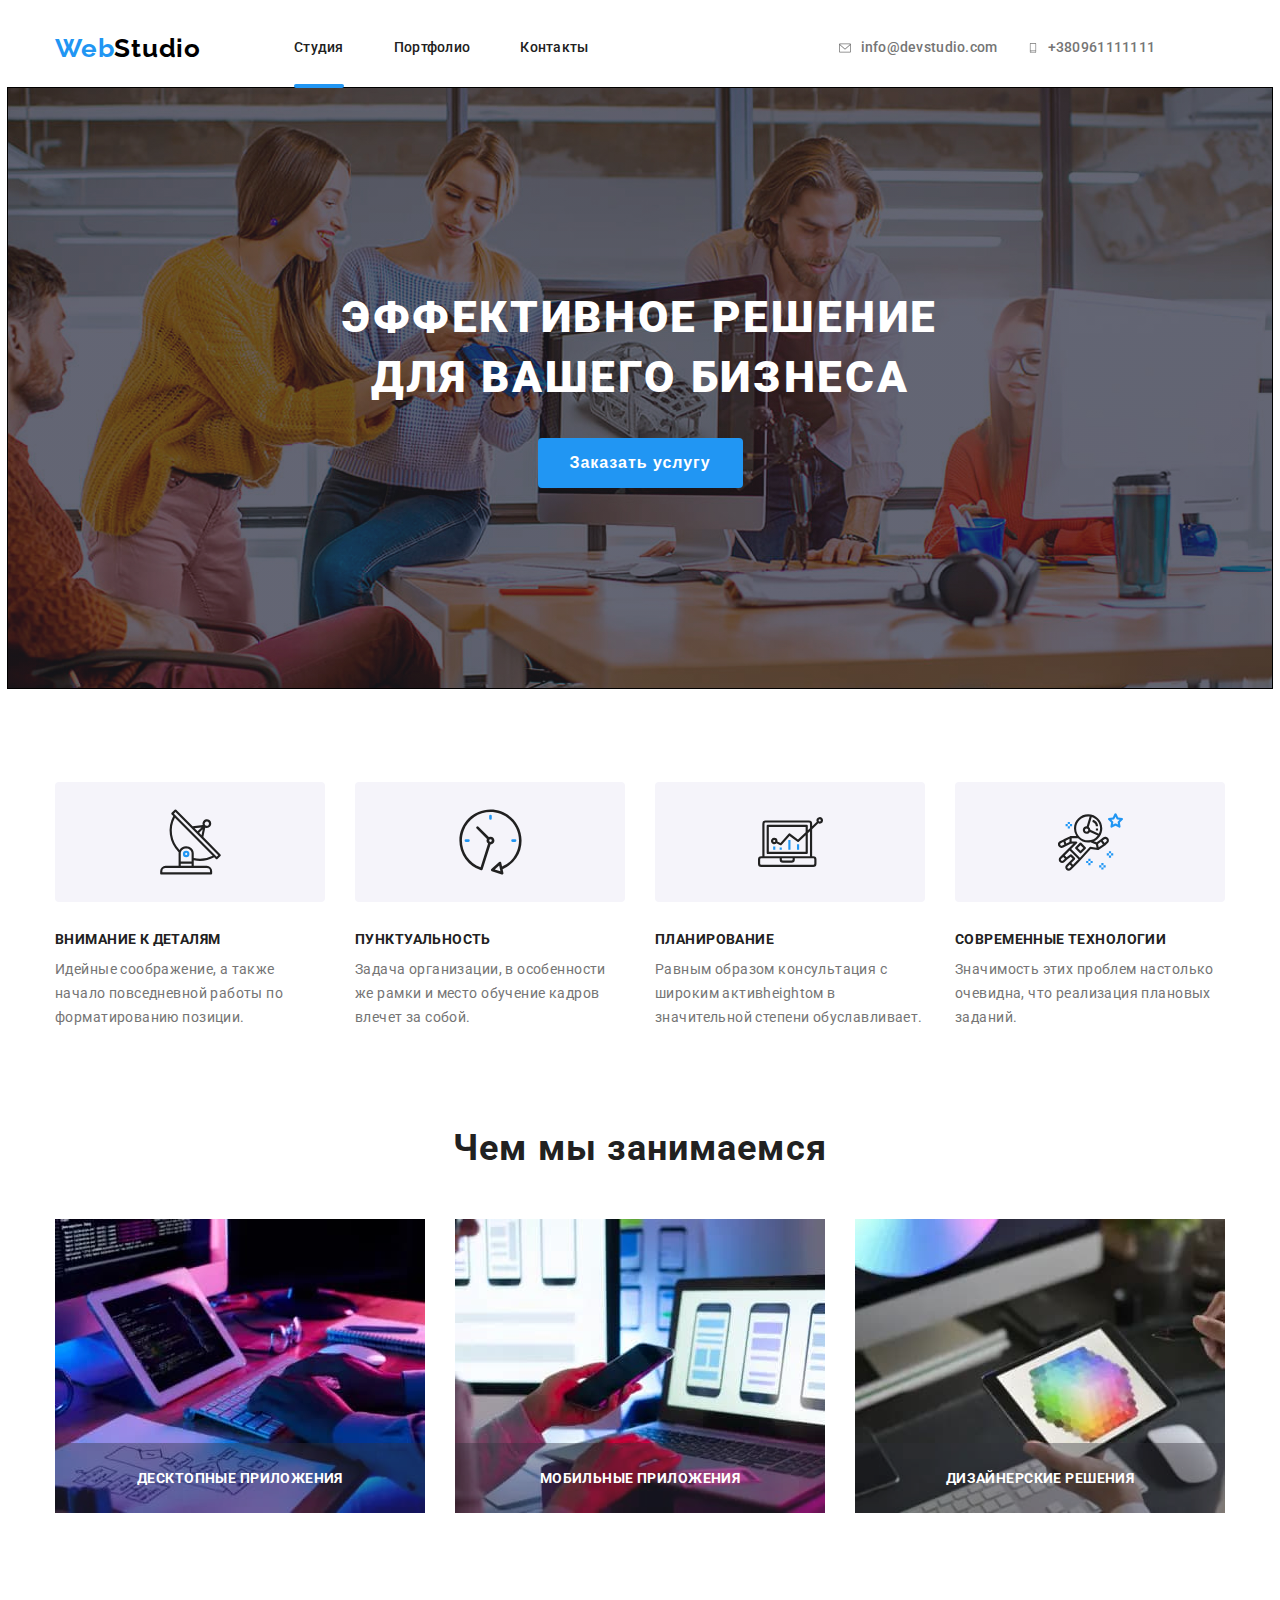
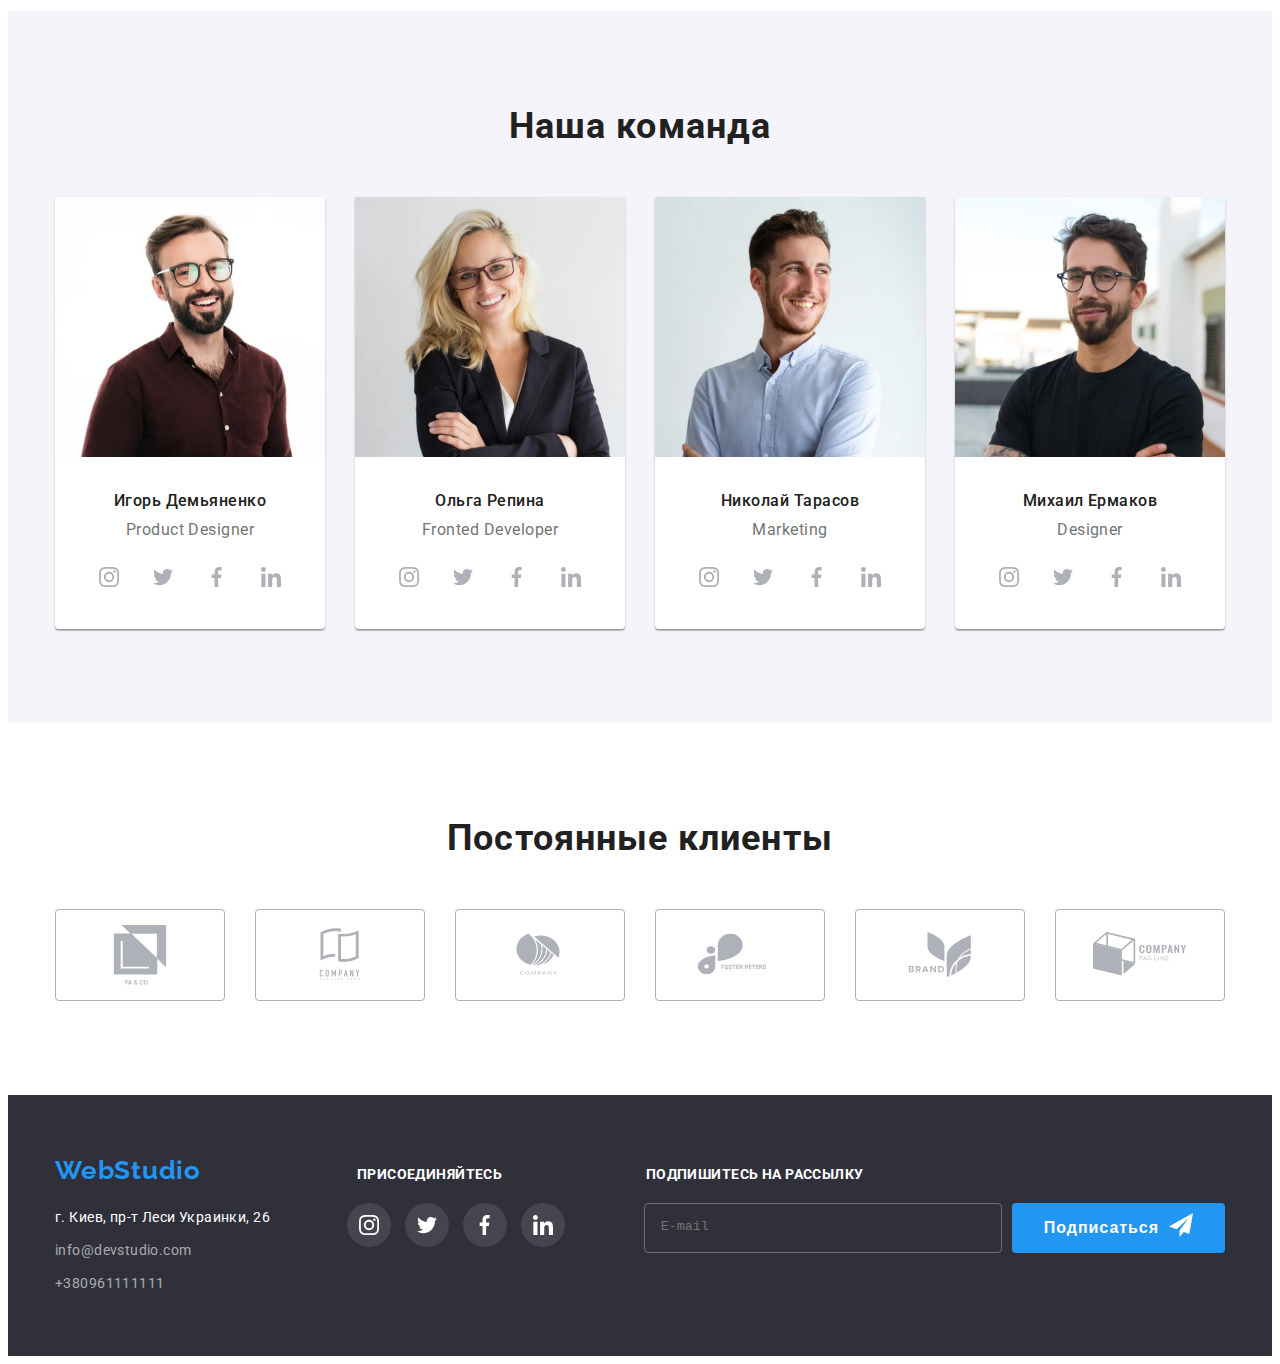
<file: index.html>
<!DOCTYPE html>
<html lang="ru">

<head>
    <meta charset="UTF-8" />
    <meta http-equiv="X-UA-Compatible" content="IE=edge" />
    <meta name="viewport" content="width=device-width, initial-scale=1.0" />
    <title>WebStudio</title>
    <link rel="stylesheet" href="https://cdnjs.cloudflare.com/ajax/libs/modern-normalize/1.1.0/modern-normalize.min.css"
        integrity="sha512-wpPYUAdjBVSE4KJnH1VR1HeZfpl1ub8YT/NKx4PuQ5NmX2tKuGu6U/JRp5y+Y8XG2tV+wKQpNHVUX03MfMFn9Q=="
        crossorigin="anonymous" referrerpolicy="no-referrer" />
    <link rel="stylesheet" href="./css/styles.css">
    <link rel="preconnect" href="https://fonts.googleapis.com">
    <link rel="preconnect" href="https://fonts.gstatic.com" crossorigin>
    <link
        href="https://fonts.googleapis.com/css2?family=Montserrat:wght@400;700&family=Roboto:wght@400;500;700;900&display=swap"
        rel="stylesheet">
    <link
        href="https://fonts.googleapis.com/css2?family=Montserrat:wght@400;700&family=Raleway:wght@700&family=Roboto:wght@400;500;700;900&display=swap"
        rel="stylesheet">
    <style>
        li {
            list-style-type: none;
        }
    </style>
</head>

<body>
    <!--Header-->
    <header class="container headr">

        <nav class="headr">
            <div class="headr-logo"><a href="./index.html" class="logo-web link">Web<span
                        class="logo-studio link">Studio</span></a></div>
            <ul class="headr-list">
                <li class="headr-items"><a href="./index.html" class="headr-link current link">Студия</a></li>
                <li class="headr-items"><a href="./portfolio.html" class="headr-link link">Портфолио</a></li>
                <li class="headr-items"><a href="" class="headr-link link">Контакты</a></li>
            </ul>

            <a href="mailto:info@devstudio.com" class="headr-contact link">
                <svg class="icon-contact" width="12" height="16">
                    <use href="./images/symbol-defs.svg#icon-envelope-hover"></use>
                </svg>info@devstudio.com</a>
            <a href="tel:+380961111111" class="headr-contact headr-phone link"><svg class="icon-contact" width="10"
                    height="16">
                    <use href="./images/symbol-defs.svg#icon-smartphone"></use>
                </svg>+380961111111</a>
        </nav>
    </header>
    <!--Main-->
    <main>
        <section class="section  main">
            <div class="container">
                <h1 class="main-h1">Эффективное решение для вашего бизнеса</h1>
                <button type="button" class="main-button" data-modal-open>Заказать услугу</button>
            </div>
        </section>
        <section class="section">
            <div class="container">
                <ul class="about-list">
                    <li class="about-items">
                        <div class=main-priority><svg class="main-pictures" width="65" height="170">
                                <use href="./images/symbol-defs.svg#icon-antenna"></use>
                            </svg></div>
                        <h3 class="main-h3">Внимание к деталям</h3>
                        <p class="main-paragraph">Идейные соображение, а также начало повседневной работы по
                            форматированию
                            позиции.</p>
                    </li>
                    <li class="about-items">
                        <div class=main-priority><svg class="main-pictures" width="65" height="70">
                                <use href="./images/symbol-defs.svg#icon-clock"></use>
                            </svg></div>
                        <h3 class="main-h3">Пунктуальность</h3>
                        <p class="main-paragraph">Задача организации, в особенности же рамки и место обучение кадров
                            влечет
                            за собой.</p>
                    </li>

                    <li class="about-items">
                        <div class=main-priority><svg class="main-pictures" width="65" heigth="70">
                                <use href="./images/symbol-defs.svg#icon-diagram"></use>
                            </svg></div>
                        <h3 class="main-h3">Планирование</h3>
                        <p class="main-paragraph">Равным образом консультация с широким активheightом в значительной
                            степени
                            обуславливает.</p>
                    </li>

                    <li class="about-items">
                        <div class=main-priority><svg class="main-pictures" width="65" height="70">
                                <use href="./images/symbol-defs.svg#icon-astronaut"></use>
                            </svg></div>
                        <h3 class="main-h3">Современные технологии</h3>
                        <p class="main-paragraph">Значимость этих проблем настолько очевидна, что реализация плановых
                            заданий.</p>
                    </li>
                </ul>
            </div>
        </section>
        <section class="section main-h2-none">
            <div class="container">
                <h2 class="main-h2">Чем мы занимаемся</h2>
                <ul class="pictures">
                    <li class="pictures-items"><img src="images/img_pc.jpg" width="370" height="294"
                            alt="картинка ПК" />
                        <div class="desct-offer">Десктопные приложения</div>
                    </li>
                    <li class="pictures-items"><img src="images/img_lap.jpg" width="370" height="294"
                            alt="картинка ноутбука" />
                        <div class="desct-offer">Мобильные приложения</div>
                    </li>
                    <li class="pictures-items"><img src="images/img_tablet.jpg" width="370" height="294"
                            alt="картинка планшета" />
                        <div class="desct-offer">Дизайнерские решения</div>
                    </li>
                </ul>
            </div>
        </section>
        <section class="section our-team">
            <div class="container">
                <h2 class="main-h2">Наша команда </h2>
                <ul class="team-list">
                    <li class="team-items"><img src="images/foto_dem.jpg" width="270" height="260"
                            alt="Фото Игоря Демьяненко" />
                        <div class="team-position">
                            <p class="team-name">Игорь Демьяненко</p>
                            <p class="position">Product Designer</p>
                            <ul class="social-list">
                                <li class="social-network"><a href="" class="network-link">
                                        <svg class="network-icon" width="20" height="20">
                                            <use href="./images/symbol-defs.svg#icon-instagram"></use>
                                        </svg>
                                    </a>
                                </li>
                                <li class="social-network"><a href="" class="network-link">
                                        <svg class="network-icon" width="20" height="20">
                                            <use href="./images/symbol-defs.svg#icon-twitter"></use>
                                        </svg>
                                    </a>
                                </li>
                                <li class="social-network"><a href="" class="network-link">
                                        <svg class="network-icon" width="20" height="20">
                                            <use href="./images/symbol-defs.svg#icon-facebook"></use>
                                        </svg>
                                    </a>
                                </li>
                                <li class="social-network"><a href="" class="network-link">
                                        <svg class="network-icon" width="20" height="20">
                                            <use href="./images/symbol-defs.svg#icon-linkedin"></use>
                                        </svg>
                                    </a>
                                </li>
                            </ul>
                        </div>
                    </li>
                    <li class="team-items"><img src="images/foto_rep.jpg" width="270" height="260"
                            alt="Фото Ольги Репиной" />
                        <div class="team-position">
                            <p class="team-name">Ольга Репина </p>
                            <p class="position">Fronted Developer</p>
                            <ul class="social-list">
                                <li class="social-network"><a href="" class="network-link">
                                        <svg class="network-icon" width="20" height="20">
                                            <use href="./images/symbol-defs.svg#icon-instagram"></use>
                                        </svg>
                                    </a>
                                </li>
                                <li class="social-network"><a href="" class="network-link">
                                        <svg class="network-icon" width="20" height="20">
                                            <use href="./images/symbol-defs.svg#icon-twitter"></use>
                                        </svg>
                                    </a>
                                </li>
                                <li class="social-network"><a href="" class="network-link">
                                        <svg class="network-icon" width="20" height="20">
                                            <use href="./images/symbol-defs.svg#icon-facebook"></use>
                                        </svg>
                                    </a>
                                </li>
                                <li class="social-network"><a href="" class="network-link">
                                        <svg class="network-icon" weidth="20" height="20">
                                            <use href="./images/symbol-defs.svg#icon-linkedin"></use>
                                        </svg>
                                    </a>
                                </li>
                            </ul>
                        </div>
                    </li>
                    <li class="team-items"><img src="images/forto_tarasov.jpg" width="270" height="260"
                            alt="Фото Николая Тарасова" />
                        <div class="team-position">
                            <p class="team-name">Николай Тарасов </p>
                            <p class="position">Marketing</p>
                            <ul class="social-list">
                                <li class="social-network"><a href="" class="network-link">
                                        <svg class="network-icon" width="20" height="20">
                                            <use href="./images/symbol-defs.svg#icon-instagram"></use>
                                        </svg>
                                    </a>
                                </li>
                                <li class="social-network"><a href="" class="network-link">
                                        <svg class="network-icon" weidth="20" height="20">
                                            <use href="./images/symbol-defs.svg#icon-twitter"></use>
                                        </svg>
                                    </a>
                                </li>
                                <li class="social-network"><a href="" class="network-link">
                                        <svg class="network-icon" width="20" height="20">
                                            <use href="./images/symbol-defs.svg#icon-facebook"></use>
                                        </svg>
                                    </a>
                                </li>
                                <li class="social-network"><a href="" class="network-link">
                                        <svg class="network-icon" width="20" height="20">
                                            <use href="./images/symbol-defs.svg#icon-linkedin"></use>
                                        </svg>
                                    </a>
                                </li>
                            </ul>
                        </div>
                    </li>
                    <li class="team-items"><img src="images/foto_ermak.jpg" width="270" height="260"
                            alt="Фото Михаила Ермакова" />
                        <div class="team-position">
                            <p class="team-name">Михаил Ермаков </p>
                            <p class="position">Designer</p>
                            <ul class="social-list">
                                <li class="social-network"><a href="" class="network-link">
                                        <svg class="network-icon" width="20" height="20">
                                            <use href="./images/symbol-defs.svg#icon-instagram"></use>
                                        </svg>
                                    </a>
                                </li>
                                <li class="social-network"><a href="" class="network-link">
                                        <svg class="network-icon" width="20" height="20">
                                            <use href="./images/symbol-defs.svg#icon-twitter"></use>
                                        </svg>
                                    </a>
                                </li>
                                <li class="social-network"><a href="" class="network-link">
                                        <svg class="network-icon" width="20" height="20">
                                            <use href="./images/symbol-defs.svg#icon-facebook"></use>
                                        </svg>
                                    </a>
                                </li>
                                <li class="social-network"><a href="" class="network-link">
                                        <svg class="network-icon" width="20" height="20">
                                            <use href="./images/symbol-defs.svg#icon-linkedin"></use>
                                        </svg>
                                    </a>
                                </li>
                            </ul>
                        </div>
                    </li>
                </ul>
            </div>
        </section>
        <section class="section client">
            <div class="container">
                <h2 class="main-h2">Постоянные клиенты</h2>
                <ul class="client-list">
                    <li class="client-item"><a href="" class="client-link">
                            <svg class="client-icon" width="106" height="60">
                                <use href="./images/symbol-defs.svg#icon-company1"></use>
                            </svg>
                        </a></li>
                    <li class="client-item"><a href="" class="client-link">
                            <svg class="client-icon" width="106" height="60">
                                <use href="./images/symbol-defs.svg#icon-company2"></use>
                            </svg>
                        </a></li>
                    <li class="client-item"><a href="" class="client-link">
                            <svg class="client-icon" width="106" height="60">
                                <use href="./images/symbol-defs.svg#icon-company3"></use>
                            </svg>
                        </a></li>
                    <li class="client-item"><a href="" class="client-link">
                            <svg class="client-icon" width="106" height="60">
                                <use href="./images/symbol-defs.svg#icon-company4"></use>
                            </svg>
                        </a></li>
                    <li class="client-item"><a href="" class="client-link">
                            <svg class="client-icon" width="106" height="60">
                                <use href="./images/symbol-defs.svg#icon-company5"></use>
                            </svg>
                        </a></li>
                    <li class="client-item"><a href="" class="client-link">
                            <svg class="client-icon" width="106" height="60">
                                <use href="./images/symbol-defs.svg#icon-company6"></use>
                            </svg>
                        </a></li>
                </ul>
            </div>
        </section>
    </main>
    <!--Footer-->
    <footer class="footer">
        <div class="container footer-all">
            <div>
                <ul>
                    <li><a href="./index.html" class="logo-web link">Web<span
                                class="logo-studio-footer link">Studio</span></a>
                        <address class="address">г. Киев, пр-т Леси Украинки, 26</address>
                        <div class="footer-contact"><a href="mailto:info@devstudio.com"
                                class="footer-contact link">info@devstudio.com</a>
                            <a href="tel:+380961111111" class="footer-contact link tel">+380961111111</a>
                        </div>
                    </li>
                </ul>
            </div>
            <div class="footer-link">
                <h3 class="footer-h3">ПРИСОЕДИНЯЙТЕСЬ</h3>
                <ul class="footer-list">
                    <li class="footer-items"><a href="" class="footer-social"><svg class="footer-icon" width="20"
                                height="20">
                                <use href="./images/symbol-defs.svg#icon-instagram"></use>
                            </svg></a></li>
                    <li class="footer-items"><a href="" class="footer-social"><svg class="footer-icon" width="20"
                                height="20">
                                <use href="./images/symbol-defs.svg#icon-twitter"></use>
                            </svg></a></li>
                    <li class="footer-items"><a href="" class="footer-social"><svg class="footer-icon" width="20"
                                height="20">
                                <use href="./images/symbol-defs.svg#icon-facebook"></use>
                            </svg></a></li>
                    <li class="footer-items"><a href="" class="footer-social"><svg class="footer-icon" width="20"
                                height="20">
                                <use href="./images/symbol-defs.svg#icon-linkedin"></use>
                            </svg></a></li>
                </ul>
            </div>

            <div class="footer-email">
                <h3 class="footer-h3">Подпишитесь на рассылку</h3>
                <div class="form-field-footer">
                    <label class="form-label" for="email" id="form-label"></label>
                    <div class="input-icon-contact"><textarea name="email" id="email" placeholder="E-mail" class="footer-textarea"></textarea>
                    </div>
                    <button type="submit" class="main-button button-send">Подписаться<svg class="icon-send" width="24"
                            height="24">
                            <use href="./images/symbol-defs.svg#icon-send"></use>
                        </svg></button>
                </div>
            </div>
        </div>
    </footer>
    <div class="backdrop is-hidden" data-modal>
        <div class="modal">
            <button type="button" class="modal-btn" data-modal-close>
                <svg class="close-icon" width="11" height="11">
                    <use href="./images/icons.svg#icon-close"></use>
                </svg>
            </button>
            <h3 class="modal-title">Оставьте свои данные, мы вам перезвоним</h3>
            <form class="modal-form">
                <div class="form-field">
                    <label class="form-label" for="name">Имя</label>
                    <div class="input-icon-contact"><input type="text" class="form-input" name="name" id="name" />
                        <svg class="input-icon" width="12" height="12">
                            <use href="./images/icons.svg#icon-name"></use>
                        </svg>
                    </div>
                </div>
                <div class="form-field">
                    <label class="form-label" for="tel">Телефон</label>
                    <div class="input-icon-contact"><input type="tel" class="form-input" name="tel" id="tel" />
                        <svg class="input-icon" width="13" height="13">
                            <use href="./images/icons.svg#icon-phone2"></use>
                        </svg>
                    </div>
                </div>
                <div class="form-field">
                    <label class="form-label" for="email" id="email">Почта</label>
                    <div class="input-icon-contact"><input type="email" class="form-input" name="mail" id="mail" />
                        <svg class="input-icon" width="15" height="12">
                            <use href="./images/icons.svg#icon-envelop2"></use>
                        </svg>
                    </div>
                </div>
                <div class="form-field">
                    <label class="form-label" for="comment">Комментарий</label>
                    <textarea name="comment" id="comment" placeholder="Введите текст" class="modal-comment"></textarea>
                </div>
                <div class="modal-field">
                    <input type="checkbox" name="privacy" id="privacy" class="input-check visually-hidden" />
                    <label for="privacy" class="check-text">&nbsp Соглашаюсь с рассылкой и принимаю &nbsp;<a href="">
                            Условия договора</a></label>
                </div>
                <button type="submit" class="main-button modal-submint">Отправить</button>
            </form>
        </div>
    </div>

    <script src="./js/modal.js"></script>
</body>

</html>
</file>
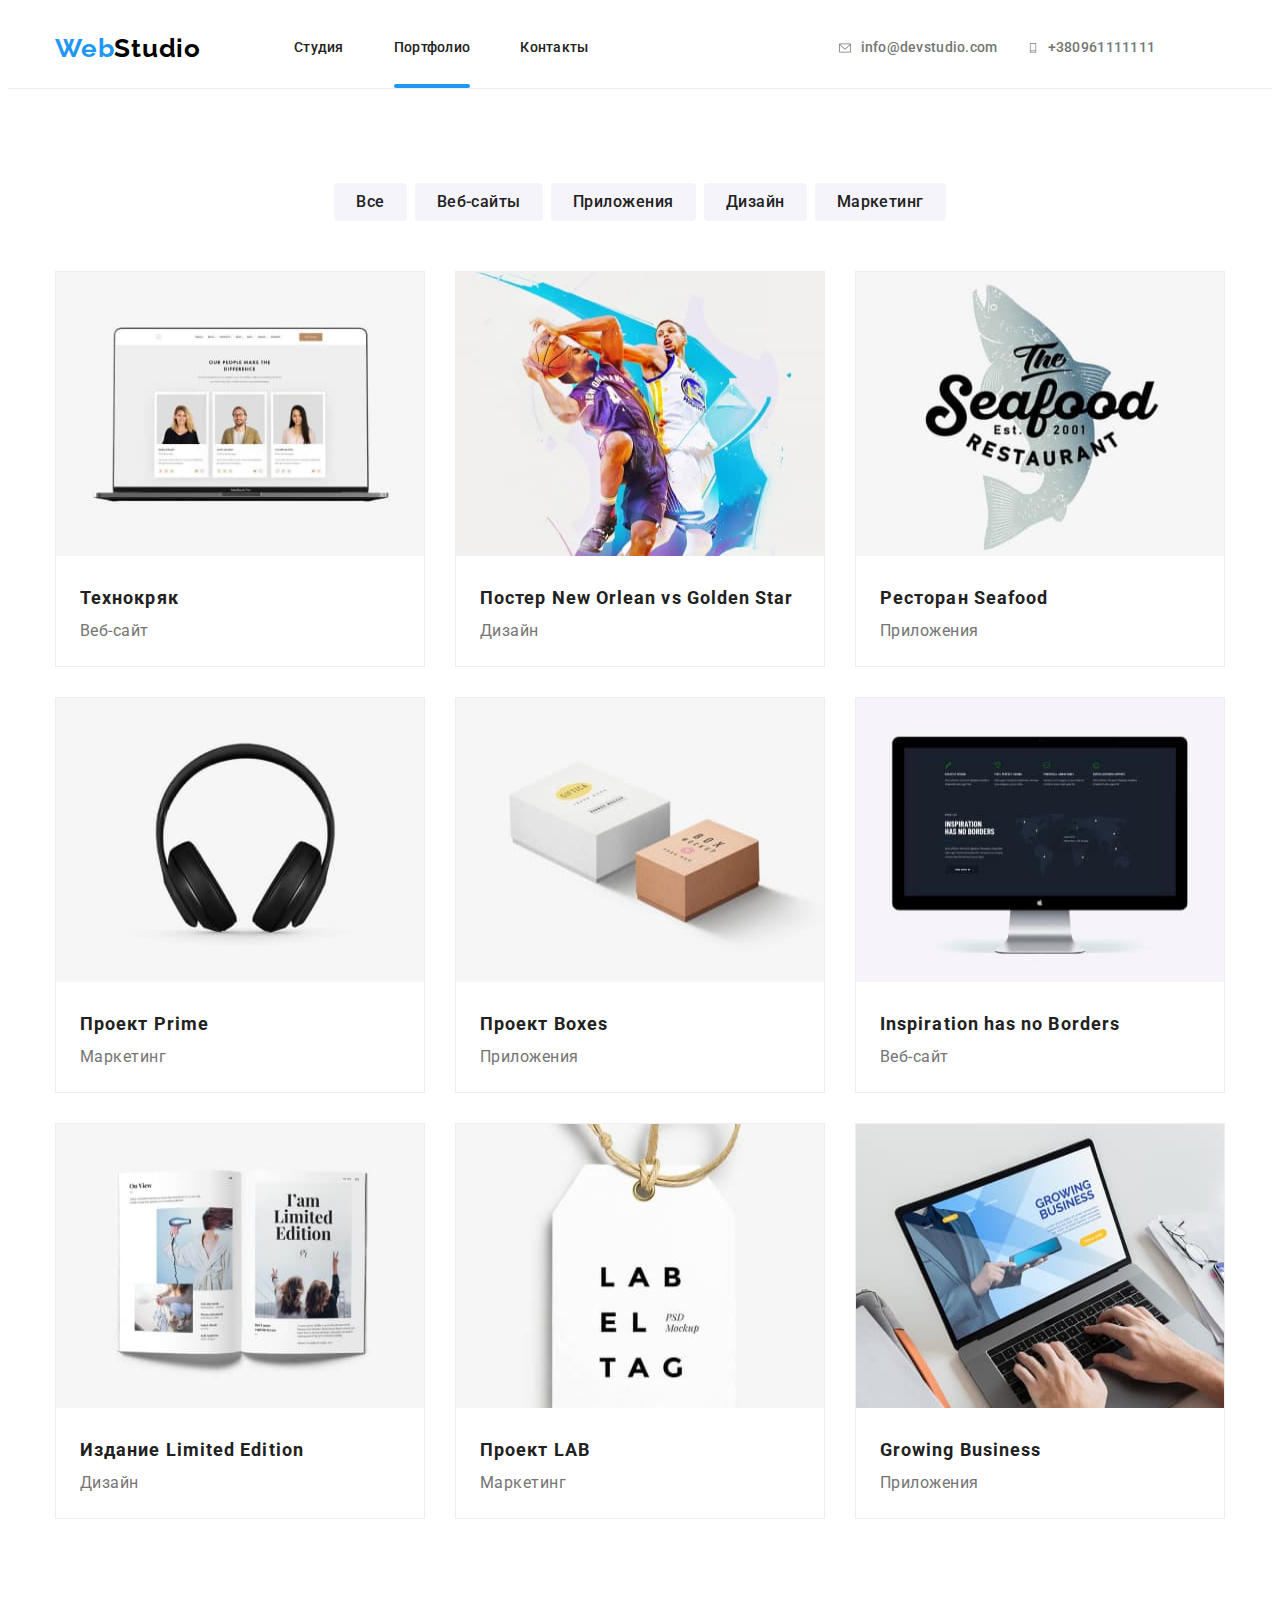
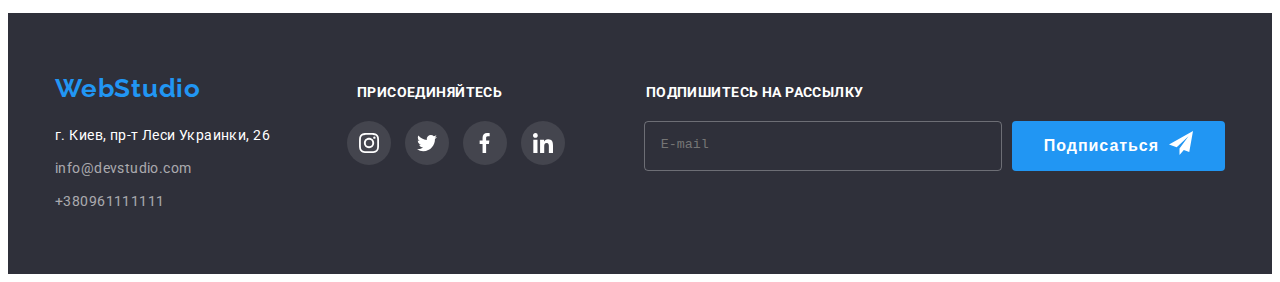
<file: portfolio.html>
<!DOCTYPE html>
<html lang="ru">

<head>
    <meta charset="UTF-8" />
    <meta http-equiv="X-UA-Compatible" content="IE=edge" />
    <meta name="viewport" content="width=device-width, initial-scale=1.0" />
    <title>WebStudio</title>
    <link rel="stylesheet" href="https://cdnjs.cloudflare.com/ajax/libs/modern-normalize/1.1.0/modern-normalize.min.css"
        integrity="sha512-wpPYUAdjBVSE4KJnH1VR1HeZfpl1ub8YT/NKx4PuQ5NmX2tKuGu6U/JRp5y+Y8XG2tV+wKQpNHVUX03MfMFn9Q=="
        crossorigin="anonymous" referrerpolicy="no-referrer" />
    <link rel="stylesheet" href="./css/styles.css">
    <link rel="preconnect" href="https://fonts.googleapis.com">
    <link rel="preconnect" href="https://fonts.gstatic.com" crossorigin>
    <link
        href="https://fonts.googleapis.com/css2?family=Montserrat:wght@400;700&family=Roboto:wght@400;500;700;900&display=swap"
        rel="stylesheet">
    <link
        href="https://fonts.googleapis.com/css2?family=Montserrat:wght@400;700&family=Raleway:wght@700&family=Roboto:wght@400;500;700;900&display=swap"
        rel="stylesheet">
    <style>
        li {
            list-style-type: none;
        }
    </style>
</head>

<body>
    <!--Header-->
    <header class="line">
        <div class="container">
            <nav class="headr">
                <div class="headr-logo"><a href="./index.html" class="logo-web link">Web<span
                            class="logo-studio link">Studio</span></a></div>
                <ul class="headr-list">
                    <li class="headr-items"><a href="./index.html" class="headr-link link">Студия</a></li>
                    <li class="headr-items"><a href="./portfolio.html" class="headr-link current link">Портфолио</a>
                    </li>
                    <li class="headr-items"><a href="" class="headr-link link">Контакты</a></li>
                </ul>

                <a href="mailto:info@devstudio.com" class="headr-contact link">
                    <svg class="icon-contact" width="12" height="16">
                        <use href="./images/symbol-defs.svg#icon-envelope-hover"></use>
                    </svg>info@devstudio.com</a>
                <a href="tel:+380961111111" class="headr-contact headr-phone link"><svg class="icon-contact" width="10"
                        height="16">
                        <use href="./images/symbol-defs.svg#icon-smartphone"></use>
                    </svg>+380961111111</a>
        </div>
        </nav>
    </header>
    <!--Main-->
    <main>
        <section class="section">
            <div class="container portfolio-btn">
                <ul class="portfolio-btn-list">
                    <li class="portfolio-btn-items"><button type="button" class="main-portfolio-btn">Все</button></li>
                    <li class="portfolio-btn-items"><button type="button" class="main-portfolio-btn">Веб-сайты</button>
                    </li>
                    <li class="portfolio-btn-items"><button type="button" class="main-portfolio-btn">Приложения</button>
                    </li>
                    <li class="portfolio-btn-items"><button type="button" class="main-portfolio-btn">Дизайн</button>
                    </li>
                    <li class="portfolio-btn-items"><button type="button" class="main-portfolio-btn">Маркетинг</button>
                    </li>
                </ul>
            </div>

            <div class="container">
                <ul class="portfolio-list">
                    <li class="portfolio-items">
                        <div class="portfolio-wrap"><img src="images/img1.jpg" width="370" height="284"
                                alt="произвольная картинка 1" />
                            <p class="portfolio-corren-text">Ресурс предлагает комплексные предложения с разным уровнем
                                функционала и сервисов. Все это позволит посетителю получить исчерпывающие сведения о
                                компании или частном лице.</p>
                        </div>
                        <div class="pictures-text">
                            <h3 class="main-portfolio-h3">Технокряк</h3>
                            <p class="main-portfolio-h3-paragraph">Веб-сайт</p>
                        </div>
                    </li>
                    <li class="portfolio-items">
                        <div class="portfolio-wrap"><img src="images/img2.jpg" width="370" height="284"
                                alt="произвольная картинка 2" />
                            <p class="portfolio-corren-text">Ресурс предлагает комплексные предложения с разным уровнем
                                функционала и сервисов. Все это позволит посетителю получить исчерпывающие сведения о
                                компании или частном лице.</p>
                        </div>

                        <div class="pictures-text">
                            <h3 class="main-portfolio-h3">Постер New Orlean vs Golden Star</h3>
                            <p class="main-portfolio-h3-paragraph">Дизайн</p>
                        </div>
                    </li>
                    <li class="portfolio-items">
                        <div class="portfolio-wrap"><img src="images/img3.jpg" width="370" height="284"
                                alt="произвольная картинка 3" />
                            <p class="portfolio-corren-text">Ресурс предлагает комплексные предложения с разным уровнем
                                функционала и сервисов. Все это позволит посетителю получить исчерпывающие сведения о
                                компании или частном лице.</p>
                        </div>
                        <div class="pictures-text">
                            <h3 class="main-portfolio-h3">Ресторан Seafood</h3>
                            <p class="main-portfolio-h3-paragraph">Приложения</p>
                        </div>
                    </li>
                    <li class="portfolio-items">
                        <div class="portfolio-wrap"><img src="images/img4.jpg" width="370" height="284"
                                alt="произвольная картинка 4" />
                            <p class="portfolio-corren-text">Ресурс предлагает комплексные предложения с разным уровнем
                                функционала и сервисов. Все это позволит посетителю получить исчерпывающие сведения о
                                компании или частном лице.</p>
                        </div>
                        <div class="pictures-text">
                            <h3 class="main-portfolio-h3">Проект Prime</h3>
                            <p class="main-portfolio-h3-paragraph">Маркетинг</p>
                        </div>
                    </li>
                    <li class="portfolio-items">
                        <div class="portfolio-wrap"><img src="images/img5.jpg" width="370" height="284"
                                alt="произвольная картинка 5" />
                            <p class="portfolio-corren-text">Ресурс предлагает комплексные предложения с разным уровнем
                                функционала и сервисов. Все это позволит посетителю получить исчерпывающие сведения о
                                компании или частном лице.</p>
                        </div>
                        <div class="pictures-text">
                            <h3 class="main-portfolio-h3">Проект Boxes</h3>
                            <p class="main-portfolio-h3-paragraph">Приложения</p>
                        </div>
                    </li>
                    <li class="portfolio-items">
                        <div class="portfolio-wrap"><img src="images/img6.jpg" width="370" height="284"
                                alt="произвольная картинка 6" />
                            <p class="portfolio-corren-text">Ресурс предлагает комплексные предложения с разным уровнем
                                функционала и сервисов. Все это позволит посетителю получить исчерпывающие сведения о
                                компании или частном лице.</p>
                        </div>
                        <div class="pictures-text">
                            <h3 class="main-portfolio-h3">Inspiration has no Borders</h3>
                            <p class="main-portfolio-h3-paragraph">Веб-сайт</p>
                        </div>
                    </li>
                    <li class="portfolio-items">
                        <div class="portfolio-wrap"><img src="images/img7.jpg" width="370" height="284"
                                alt="произвольная картинка 7" />
                            <p class="portfolio-corren-text">Ресурс предлагает комплексные предложения с разным уровнем
                                функционала и сервисов. Все это позволит посетителю получить исчерпывающие сведения о
                                компании или частном лице.</p>
                        </div>
                        <div class="pictures-text">
                            <h3 class="main-portfolio-h3">Издание Limited Edition</h3>
                            <p class="main-portfolio-h3-paragraph">Дизайн</p>
                        </div>
                    </li>
                    <li class="portfolio-items">
                        <div class="portfolio-wrap"><img src="images/img8.jpg" width="370" height="284"
                                alt="произвольная картинка 8" />
                            <p class="portfolio-corren-text">Ресурс предлагает комплексные предложения с разным уровнем
                                функционала и сервисов. Все это позволит посетителю получить исчерпывающие сведения о
                                компании или частном лице.</p>
                        </div>
                        <div class="pictures-text">
                            <h3 class="main-portfolio-h3">Проект LAB</h3>
                            <p class="main-portfolio-h3-paragraph">Маркетинг</p>
                        </div>
                    </li>
                    <li class="portfolio-items">
                        <div class="portfolio-wrap"><img src="images/img9.jpg" width="370" height="284"
                                alt="произвольная картинка 9" />
                            <p class="portfolio-corren-text">Ресурс предлагает комплексные предложения с разным уровнем
                                функционала и сервисов. Все это позволит посетителю получить исчерпывающие сведения о
                                компании или частном лице.</p>
                        </div>
                        <div class="pictures-text">
                            <h3 class="main-portfolio-h3">Growing Business</h3>
                            <p class="main-portfolio-h3-paragraph">Приложения</p>
                        </div>
                    </li>
                </ul>
            </div>
        </section>
    </main>
    <!--Footer-->
    <footer class="footer">
        <div class="container footer-all">
            <div>
                <ul>
                    <li><a href="./index.html" class="logo-web link">Web<span
                                class="logo-studio-footer link">Studio</span></a>
                        <address class="address">г. Киев, пр-т Леси Украинки, 26</address>
                        <div class="footer-contact"><a href="mailto:info@devstudio.com"
                                class="footer-contact link">info@devstudio.com</a>
                            <a href="tel:+380961111111" class="footer-contact link tel">+380961111111</a>
                        </div>
                    </li>
                </ul>
            </div>
            <div class="footer-link">
                <h3 class="footer-h3">ПРИСОЕДИНЯЙТЕСЬ</h3>
                <ul class="footer-list">
                    <li class="footer-items"><a href="" class="footer-social"><svg class="footer-icon" width="20"
                                height="20">
                                <use href="./images/symbol-defs.svg#icon-instagram"></use>
                            </svg></a></li>
                    <li class="footer-items"><a href="" class="footer-social"><svg class="footer-icon" width="20"
                                height="20">
                                <use href="./images/symbol-defs.svg#icon-twitter"></use>
                            </svg></a></li>
                    <li class="footer-items"><a href="" class="footer-social"><svg class="footer-icon" width="20"
                                height="20">
                                <use href="./images/symbol-defs.svg#icon-facebook"></use>
                            </svg></a></li>
                    <li class="footer-items"><a href="" class="footer-social"><svg class="footer-icon" width="20"
                                height="20">
                                <use href="./images/symbol-defs.svg#icon-linkedin"></use>
                            </svg></a></li>
                </ul>
            </div>

            <div class="footer-email">
                <h3 class="footer-h3">Подпишитесь на рассылку</h3>
                <div class="form-field-footer">
                    <label class="form-label" for="email" id="form-label"></label>
                    <div class="input-icon-contact"><textarea name="email" id="email" placeholder="E-mail" class="footer-textarea"></textarea>
                    </div>
                    <button type="submit" class="main-button button-send">Подписаться<svg class="icon-send" width="24"
                            height="24">
                            <use href="./images/symbol-defs.svg#icon-send"></use>
                        </svg></button>
                </div>
            </div>
        </div>
    </footer>
</body>

</html>
</file>
<file: css/styles.css>
html {
    box-sizing: border-box;


}

*,
*::before,
*::after {
    box-sizing: inherit;
}

:root {
    --paragraph-color: #757575;
    --h3-color: #212121;
    --link-color: #2196F3;
}

body {
    font-family: 'Roboto';
}


p,
h1,
h2,
h3 {
    margin: 0;
}

ul {
    margin: 0;
    padding-left: 0;
}

li {
    display: list-item;
}

button {
    cursor: pointer;
}

address {
    font-style: normal;
}

.section {
    padding-top: 94px;
    padding-bottom: 94px;
}

.container {
    margin-left: auto;
    margin-right: auto;
    width: 1200px;
    padding-left: 15px;
    padding-right: 15px;
    /*outline: 2px solid tomato;*/
}



.logo-web {
    font-family: 'Raleway', sans-serif;
    font-weight: 700;
    font-size: 26px;
    line-height: 1.19;
    letter-spacing: 0.03em;

    color: var(--link-color);
}

.logo-studio {
    font-family: 'Raleway', sans-serif;
    font-weight: 700;
    font-size: 26px;
    line-height: 1.19;
    letter-spacing: 0.03em;

    color: #000000;

}

.link {
    text-decoration: none;
}

.visually-hidden {
    position: absolute;
    white-space: nowrap;
    width: 1px;
    height: 1px;
    overflow: hidden;
    border: 0;
    padding: 0;
    clip: rect(0 0 0 0);
    clip-path: inset(50%);
    margin: -1px;
}

/*----------------------headr------------------------*/

.headr-link {
    font-weight: 500;
    font-size: 14px;
    line-height: 1.14;
    letter-spacing: 0.02em;
    padding-top: 32px;
    padding-bottom: 32px;
    color: #212121;
    transition: color 250ms;
    transition-timing-function: cubic-bezier(0.4, 0, 0.2, 1);
}

.current::after {
    content: "";
    height: 4px;
    border-radius: 4px;
    background-color: var(--link-color);
    display: block;
    flex-grow: 1;
    bottom: -28px;
    position: relative;
}

.headr-link:hover,
.headr-link:focus {
    color: var(--link-color);

}

.headr {
    display: flex;
    height: 80px;
    align-items: center;

}

.headr-list {
    display: flex;
    margin-left: 93px;
    margin-right: 250px;

}

.headr-list .headr-items+.headr-items {
    margin-left: 50px;
}

.headr-contact {
    font-weight: 500;
    font-size: 14px;
    line-height: 1.14;
    letter-spacing: 0.02em;
    height: 16px;
    color: #757575;
    transition: color 250ms;
    transition-timing-function: cubic-bezier(0.4, 0, 0.2, 1);

}

.headr-phone {
    margin-left: 30px;
}

.contact-list {
    display: flex;
    margin-left: auto;
}

.icon-contact {
    margin-right: 10px;
    vertical-align: middle;
    fill: currentColor;
}

.headr-contact:hover,
.headr-contact:focus {
    color: var(--link-color);
}

/*----------------------main------------------------*/
.main {

    height: 600px;
    background: #2F303A;
    padding-top: 200px;
    padding-bottom: 200px;
    outline: 1px solid black;
    background-image: linear-gradient(rgba(47, 48, 58, 0.4), rgba(47, 48, 58, 0.4)), url("../images/general_background.png");
    background-position: center;
    background-size: cover;
}

.main-button {

    font-weight: 700;
    font-size: 16px;
    line-height: 1.88;
    letter-spacing: 0.06em;
    color: #FFFFFF;
    background: var(--link-color);
    border-radius: 4px;
    padding: 10px 32px;

    height: 50px;
    text-decoration: none;
    margin-top: 30px;
    margin-left: 700px;

    border: transparent;
    margin: 0 auto;
    display: block;
    transition: color 2500ms;
    transition-timing-function: cubic-bezier(0.4, 0, 0.2, 1);

}



.main-h1 {
    margin: auto;
    padding-bottom: 30px;
    max-width: 600px;
    font-weight: 900;
    font-size: 44px;
    line-height: 1.36;
    text-align: center;
    letter-spacing: 0.06em;
    text-transform: uppercase;

    color: #FFFFFF;
}

.about-list {
    display: flex;
}

.about-list .about-items+.about-items {
    margin-left: 30px;
}

.main-h3 {
    font-weight: 700;
    font-size: 14px;
    line-height: 1.14;
    letter-spacing: 0.03em;
    text-transform: uppercase;
    width: 270px;
    height: 16px;
    color: var(--h3-color);
}

.main-h2 {
    margin-bottom: 50px;
    font-weight: 700;
    font-size: 36px;
    line-height: 1.17;
    text-align: center;
    letter-spacing: 0.03em;
    color: #212121;
}

.main-h2-none {
    padding-top: 0;

}

.main-paragraph {
    font-size: 14px;
    line-height: 1.71;
    letter-spacing: 0.03em;
    max-width: 300px;
    width: 270px;
    height: 75px;
    margin-top: 10px;
    color: var(--paragraph-color);

}

.main-priority {
    align-items: center;
    display: flex;
    margin-bottom: 30px;
    justify-content: center;
    background-color: #F5F4FA;
    border-radius: 4px;
    width: 270px;
    height: 120px;
}

.main-pictures {
    display: inline-flex;
}

.pictures {
    display: flex;
    justify-content: center;
}

.pictures-items {
    position: relative;
}

.pictures .pictures-items+.pictures-items {
    margin-left: 30px
}

.desct-offer {
    width: 100%;
    font-weight: 700;
    font-size: 14px;
    line-height: 16px;
    text-align: center;
    letter-spacing: 0.03em;
    text-transform: uppercase;

    justify-content: center;
    align-items: center;
    position: absolute;
    bottom: 4px;
    color: #FFFFFF;
    background-color: rgba(47, 48, 58, 0.4);

    padding-top: 27px;
    padding-bottom: 27px;
}

.team-list .team-items+.team-items {
    margin-left: 30px;
}

.team-studio {
    padding-bottom: 94px;
}

.team-list {
    display: flex;
}

.our-team {
    background-color: #F5F4FA;
}

.team-position {
    padding-top: 30px;
    padding-bottom: 30px;
}

.team-items {
    width: 270px;
    background: #FFFFFF;
    box-shadow: 0px 1px 3px rgba(0, 0, 0, 0.12), 0px 1px 1px rgba(0, 0, 0, 0.14), 0px 2px 1px rgba(0, 0, 0, 0.2);
    border-radius: 0px 0px 4px 4px;
}

.team-name {
    margin-bottom: 10px;
    font-weight: 500;
    font-size: 16px;
    line-height: 1.19;
    text-align: center;
    letter-spacing: 0.03em;

    color: #212121;
}

.position {
    font-size: 16px;
    line-height: 1.19;
    text-align: center;
    letter-spacing: 0.03em;

    color: #757575;
}

.social-list {
    margin-top: 16px;
    display: flex;
    padding-left: 32px;
    padding-right: 32px;
}

.social-network {
    width: 44px;
    height: 44px;
}


.network-link {
    display: flex;
    align-items: center;
    justify-content: center;
    width: 44px;
    height: 44px;
    border-radius: 100%;
    background-color: #FFFFFF;
    color: #AFB1B8;
    transition: color 250ms, background-color 250ms;
    transition-timing-function: cubic-bezier(0.4, 0, 0.2, 1);

}

.social-list .social-network+.social-network {
    margin-left: 10px
}

.network-link:hover,
.network-link:focus {
    color: #FFFFFF;
    background-color: #2196F3;

}

.network-icon {
    fill: currentColor;
}

.client-list {
    display: flex;
    margin: 0 auto;
}

.client-link {
    display: flex;
    justify-content: center;
    align-items: center;
    width: 170px;
    height: 92px;
    border: 1px solid #AFB1B8;
    border-radius: 4px;
    margin-right: 30px;
    color: #AFB1B8;
    transition: border-color 250ms, color 250ms;
    transition-timing-function: cubic-bezier(0.4, 0, 0.2, 1);
}

.client-icon {
    fill: currentColor;
}

.client-link:hover,
.client-link:focus {
    color: #2196F3;
    border-color: #2196F3;
}

/*----------------------footer------------------------*/
.footer {
    padding-bottom: 60px;
    padding-top: 60px;
    background: #2F303A;
}

.footer-all {
    display: flex;
    align-items: baseline;
    justify-content: space-between;
}

.address {
    font-style: normal;
    font-size: 14px;
    line-height: 1.71;
    letter-spacing: 0.03em;
    width: 231px;
    color: #FFFFFF;
    margin-top: 20px;
    margin-bottom: 9px;

}

.footer-contact {
    display: block;
    font-size: 14px;
    line-height: 1.71;
    letter-spacing: 0.03em;
    color: rgba(255, 255, 255, 0.6);
    transition: color 250ms;
    transition-timing-function: cubic-bezier(0.4, 0, 0.2, 1);
}

.footer-contact:hover,
.footer-contact:focus {
    color: var(--link-color);
}

.logo-studio-footer {
    font-family: 'Raleway', sans-serif;
    font-weight: 700;
    font-size: 26px;
    line-height: 1.19;
    letter-spacing: 0.03em;
    color: currentColor;
}

.tel {
    margin-top: 9px;
}

.footer-link {
    border: none;
    min-width: 206px;
    display: block;
    transition: color 250ms;
}

.footer-h3 {
    display: inline-block;
    font-weight: 700;
    font-size: 14px;
    line-height: 1.14;
    letter-spacing: 0.03em;
    text-transform: uppercase;
    color: #ffffff;
    margin-bottom: 20px;
    padding-left: 10px;
}

.footer-items {
    display: inline-block;
    margin-right: 10px;
}

.footer-social {
    display: flex;
    align-items: center;
    justify-content: center;
    width: 44px;
    height: 44px;
    border-radius: 50%;
    background-color: #44454E;
    transition: background-color 250ms;
    transition-timing-function: cubic-bezier(0.4, 0, 0.2, 1);

}

.footer-icon {
    fill: #ffffff;
}

.footer-social:hover,
.footer-social:focus {
    background-color: #2196F3;
    color: #000000;
}

.input-email {
    position: absolute;
    left: 15px;
    top: 50%;
    transform: translateY(-50%);
    fill: currentColor;
    font-style: regular;
    font-size: 16px;
    line-height: 20px;
    letter-spacing: 3%;
    color: rgba(255, 255, 255, 0.6);
}

.footer-textarea {resize: none;
    background-color: transparent;
    border-radius: 4px;
    border-color: rgba(255, 255, 255, 0.3);
    width: 358px;
    height: 50px;
    margin-right: 10px;
    color: #ffffff;
    padding-top: 15px;
    padding-left: 16px;
}

.icon-send {
    margin-left: 10px;
    fill: #FFFFFF;
}

.button-send {
    display: flex;
   
}

.form-field-footer {
    display: flex;
    margin-bottom: 10px;
    text-align: start;
    justify-content: center;
    flex-direction: row;
}

/*------------------MODAL------------------------------*/
.backdrop {
    position: fixed;
    top: 0;
    left: 0;
    width: 100%;
    height: 100%;
    background-color: rgba(0, 0, 0, 0.2);
    transition: opacity 250ms, visibility 250ms;
    transition-timing-function: cubic-bezier(0.4, 0, 0.2, 1);
}

.modal {
    position: relative;
    top: 50%;
    left: 50%;
    width: 528px;
    height: 581px;
    border-radius: 4px;
    background-color: #FFFFFF;
    transform: translate(-50%, -50%) scale(1);
    transition: transform 250ms;
    transition-timing-function: cubic-bezier(0.4, 0, 0.2, 1);
    padding: 40px;
    text-align: center;
}

.modal-btn {
    position: absolute;
    right: 8px;
    top: 8px;
    width: 30px;
    height: 30px;
    border: 1px solid rgba(0, 0, 0, 0.1);
    border-radius: 50%;
    background-color: transparent;
    display: flex;
    align-items: center;
    justify-content: center;
}

.close-icon {
    fill: #000000;
    transition: color 2500ms;
    transition-timing-function: cubic-bezier(0.4, 0, 0.2, 1);
}

.close-icon:hover,
.close-icon:focus {
    fill: var(--link-color);
}

.is-hidden {
    opacity: 0;
    visibility: hidden;
    pointer-events: none;
}

.modal-title {
    font-weight: 700;
    font-size: 20px;
    line-height: 23px;
    letter-spacing: 0.01em;
    margin-bottom: 12px;
    color: #212121;
}

.modal-form {
    background-color: transparent;
    border-radius: 4px;
    outline: none;
}

.form-label {
    font-style: Regular;
    font-size: 12px;
    line-height: 14px;
    color: #757575;
    padding: 4px;
}

.form-input {
    width: 100%;
    height: 40px;
    padding-left: 40px;
    border: 1px solid rgba(33, 33, 33, 0.2);
    border-radius: 4px;
    outline: none;
    transition: background-color 250ms;
    transition-timing-function: cubic-bezier(0.4, 0, 0.2, 1);
}

.form-input:hover,
.form-input:focus {
    border-color: var(--link-color);
    outline: var(--link-color);
}

.form-field {
    display: flex;
    flex-direction: column;
    margin-bottom: 10px;
    text-align: start;
}

.input-icon-contact {
    position: relative;

}

.input-icon {
    position: absolute;
    left: 15px;
    top: 50%;
    transform: translateY(-50%);
    fill: currentColor;
    transition: background-color 250ms;
    transition-timing-function: cubic-bezier(0.4, 0, 0.2, 1);
}

.form-input:hover+.input-icon,
.form-input:focus+.input-icon {
    fill: var(--link-color);
}

.modal-comment {
    font-size: 12px;
    line-height: 14px;
    width: 100%;
    height: 120px;
    resize: none;
    border: 1px solid rgba(33, 33, 33, 0.2);
    border-radius: 4px;
    transition: background-color 250ms;
    transition-timing-function: cubic-bezier(0.4, 0, 0.2, 1);
    padding: 12px 16px;
}

.modal-comment:hover,
.modal-comment:focus {
    border-color: var(--link-color);
    outline: 1px, var(--link-color);
}

.modal-submint {height: 50px;
    width: 200px;
     display: block;
}

.input-check:checked+.check-text::before {
    background-color: var(--link-color);
    background-image: url(../images/icon-check.svg);
    background-repeat: no-repeat;
    background-position: center;
    border: none;
    border-radius: 2px;
}

.check-text {
    font-weight: 400;
    font-size: 14px;
    line-height: 24px;
    letter-spacing: 3%;
    color: #757575;
    display: flex;
    align-items: center;
    position: relative;
    margin-left: 7px;
    padding-bottom: 30px;
}

.check-text::before {
    content: '';
    width: 16px;
    height: 15px;
    border: 1px solid rgba(34, 34, 34, 0.2);
    display: block;
}

.check-text a {
    color: var(--link-color);
}

/*----------------------portfolio------------------------*/
.line {
    display: flex;
    border-bottom: 1px solid #ECECEC;
}

.portfolio-btn-list {
    display: flex;
    padding-left: 22px;
    padding-right: 22px;
    justify-content: center;
}

.portfolio-btn {
    margin-bottom: 50px;
}

.portfolio-btn-list .portfolio-btn-items+.portfolio-btn-items {
    margin-left: 8px;
}

.main-portfolio-btn {
    font-family: 'Roboto';
    font-weight: 500;
    font-size: 16px;
    line-height: 1.62;
    text-align: center;
    letter-spacing: 0.03em;
    color: #212121;
    background: #F5F4FA;
    border-radius: 4px;
    border: transparent;
    padding: 6px 22px;
    transition: background-color 250ms, box-shadow 250ms, color 250ms;
    transition-timing-function: cubic-bezier(0.4, 0, 0.2, 1);

}

.main-portfolio-btn:hover,
.main-portfolio-btn:focus {
    background-color: var(--link-color);
    color: white;
    box-shadow: 0px 3px 1px rgba(0, 0, 0, 0.1), 0px 1px 2px rgba(0, 0, 0, 0.08),
        0px 2px 2px rgba(0, 0, 0, 0.12);
}

.portfolio-list {
    display: flex;
    flex-wrap: wrap;
    margin: -15px;
}



.portfolio-items {
    margin: 15px;
    width: calc(100% / 3 - 30px);
}

.portfolio-items {
    background: #FFFFFF;
    border: 1px solid #EEEEEE;
    transition: box-shadow 250ms;
    transition-timing-function: cubic-bezier(0.4, 0, 0.2, 1);

}

.portfolio-items:hover,
.portfolio-items:focus {
    box-shadow: 0px 1px 1px rgba(0, 0, 0, 0.12), 0px 4px 4px rgba(0, 0, 0, 0.06),
        1px 4px 6px rgba(0, 0, 0, 0.16);

}

.portfolio-wrap {
    position: relative;
    overflow: hidden;
}

.portfolio-corren-text {
    top: 0;
    left: 0;
    position: absolute;
    padding: 63px 24px;
    font-style: normal;
    font-size: 18px;
    line-height: 1.56;
    letter-spacing: 0.03em;
    height: 100%;
    transform: translateY(100%);
    color: #FFFFFF;
    background-color: rgba(33, 150, 243, 0.9);
    transition-property: transform;
    transition-duration: 250ms;
    transition-timing-function: cubic-bezier(0.4, 0, 0.2, 1);
    overflow: auto;
}

.portfolio-items:hover .portfolio-corren-text {
    transform: translateY(0);

}

.pictures-text {
    padding: 20px 24px;

}

.main-portfolio-h3 {
    font-weight: 700;
    font-size: 18px;
    line-height: 2;
    letter-spacing: 0.06em;

    color: var(--h3-color);
}

.main-portfolio-h3-paragraph {
    font-size: 16px;
    line-height: 1.88;
    letter-spacing: 0.03em;

    color: var(--paragraph-color);
}
</file>
